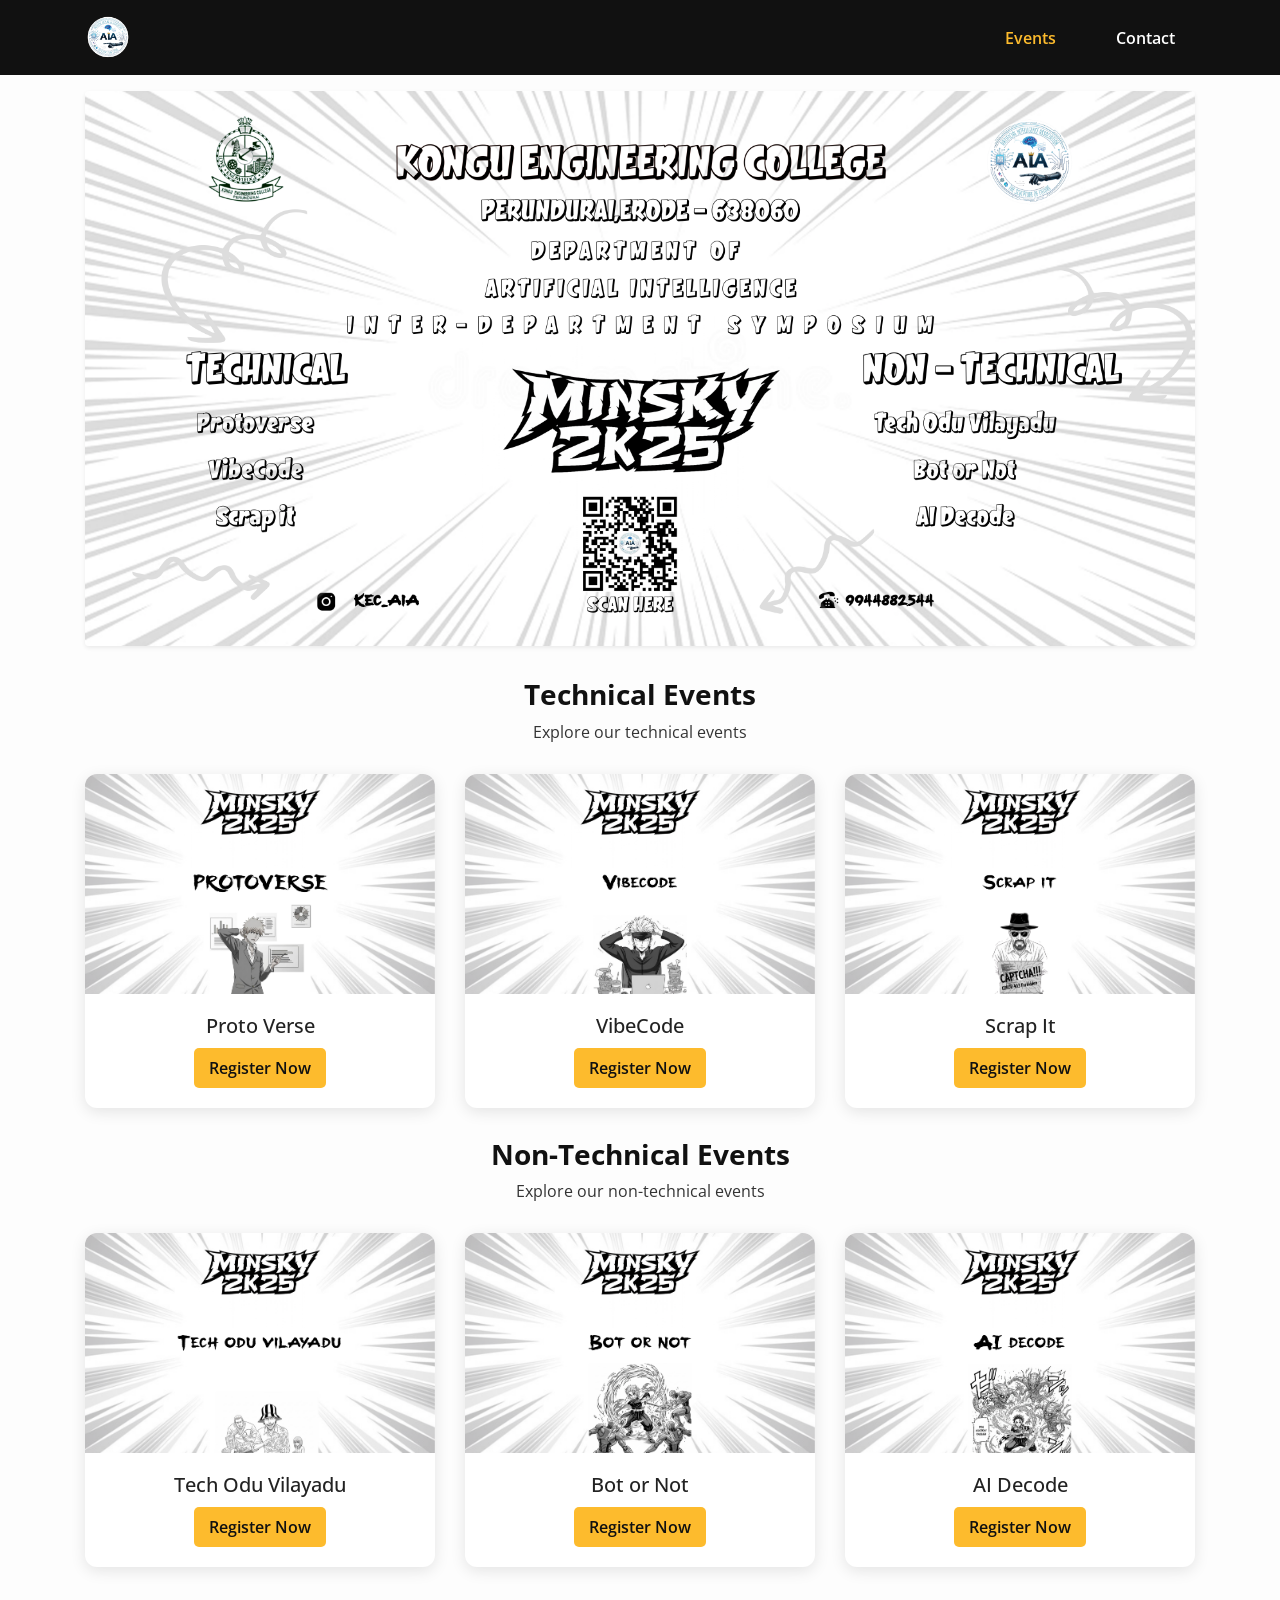
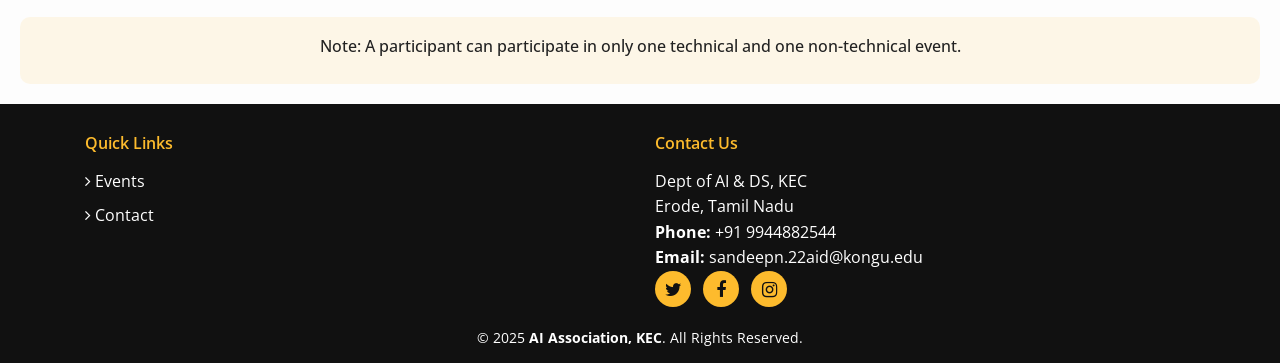
<file: inter-events.html>
<!DOCTYPE html>
<html lang="en">

<head>
  <meta charset="utf-8">
  <title>Inter Department Events - AI Association</title>
  <meta content="width=device-width, initial-scale=1.0" name="viewport">
  <meta content="AI Association, Inter Event, AIA, Kongu Engineering College" name="keywords">
  <meta content="Inter Department Events by Artificial Intelligence Association, KEC" name="description">

  <!-- Favicons -->
  <link href="img/Asset 7.png" rel="icon">
  <link href="img/Asset 7.png" rel="apple-touch-icon">

  <!-- Google Fonts -->
  <link href="https://fonts.googleapis.com/css?family=Open+Sans:300,400,600,700|Raleway:400,500,700" rel="stylesheet">

  <!-- Bootstrap CSS -->
  <link href="lib/bootstrap/css/bootstrap.min.css" rel="stylesheet">

  <!-- Libraries CSS -->
  <link href="lib/font-awesome/css/font-awesome.min.css" rel="stylesheet">
  <link href="lib/animate/animate.min.css" rel="stylesheet">

  <!-- Custom CSS -->
  <link href="css/intra-style.css" rel="stylesheet">
</head>


<body>

  <!--==========================
    Header (Simplified Navbar - Left aligned)
  ============================-->
  <header id="header">
    <div class="container d-flex justify-content-between align-items-center">
      
      <!-- Logo -->
      <div id="logo">
        <a href="index.html">
          <img src="img/Asset 7.png" alt="AI Association Logo">
        </a>
      </div>
  
      <!-- Navigation -->
      <nav id="nav-menu-container">
        <ul class="nav-menu d-flex">
          <li class="menu-active"><a href="#intra">Events</a></li>
          <li><a href="#footer">Contact</a></li>
          <!-- <li><a href="#about">About</a></li> -->

        </ul>
      </nav>
  
    </div>
  </header>
  
  <!--==========================
    Hero Section
  ============================-->

<!-- Poster Section -->
<section id="poster" class="text-center p-3">
  <div class="container">
    <img src="img/Minsky_banner'25.png" alt="Conclave Poster"
      class="img-fluid rounded shadow-sm mb-3">
  </div>
</section>

<!-- Technical Events Section -->
<section id="intra" class="wow fadeInUp">
  <div class="container">
    <div class="section-header">
      <h2>Technical Events</h2>
      <p>Explore our technical events</p>   
    </div>
        <div class="row">

          <!-- Event 1 -->
          <div class="col-lg-4 col-md-6">
            <div class="speaker">
              <img src="img/promptverse.png" alt="Project Presentation" class="img-fluid">
              <div class="details">
                <h3>Proto Verse</h3>
                <a target="_blank" href="https://forms.gle/nisrZM82K9kcSPdW8" class="btn-register">Register Now</a>
              </div>
            </div>
          </div>

          <!-- Event 2 -->
          <div class="col-lg-4 col-md-6">
            <div class="speaker">
              <img src="img/vibecode.png" alt="Coding" class="img-fluid">
              <div class="details">
                <h3>VibeCode</h3>
                <a target="_blank" href="https://forms.gle/FqvaVpF3UvqPJfoe9" class="btn-register">Register Now</a>
              </div>
            </div>
          </div>

          <!-- Event 3 -->
          <div class="col-lg-4 col-md-6">
            <div class="speaker">
              <img src="img/scrapit.png" alt="Prompt Dash" class="img-fluid">
              <div class="details">
                <h3>Scrap It</h3>
                <a target="_blank" href="https://forms.gle/F9p3ehi77xi61K4o6" class="btn-register">Register Now</a>
              </div>
            </div>
          </div>
          <!-- <div class="col-lg-3 col-md-10">
            <div class="speaker">
              <img src="img/n-sights.png" alt="N-sights" class="img-fluid">
              <div class="details">
                <h3>N-Sights</h3>
                <a target="_blank" href="https://forms.gle/DZkGUnzRXwNr9cRP6" class="btn-register">Register Now</a>
              </div>
            </div>
          </div> -->

        </div>

        <!--==========================
          Non-Technical Events
        ============================-->
        <div class="section-header">
          <h2>Non-Technical Events</h2>
          <p>Explore our non-technical events</p>
        </div>
        <div class="row">

          <!-- Event 4 -->
          <div class="col-lg-4 col-md-6">
            <div class="speaker">
              <img src="img/techoduvilayadu.png" alt="Oru Kadha Sollata" class="img-fluid">
              <div class="details">
                <h3>Tech Odu Vilayadu</h3>
                <a target="_blank" href="https://forms.gle/eCxQKAm2FxvXHCb6A" class="btn-register">Register Now</a>
              </div>
            </div>
          </div>

          <!-- Event 5 -->
          <div class="col-lg-4 col-md-6">
            <div class="speaker">
              <img src="img/botornot.png" alt="Deptflix" class="img-fluid">
              <div class="details">
                <h3>Bot or Not</h3>
                <a target="_blank" href="https://forms.gle/9wpkomN2MRzma4NN9" class="btn-register">Register Now</a>
              </div>
            </div>
          </div>

          <!-- Event 6 -->
          <div class="col-lg-4 col-md-6">
            <div class="speaker">
              <img src="img/aidecode.png" alt="Sing it R Drink it" class="img-fluid">
              <div class="details">
                <h3>AI Decode</h3>
                <a target="_blank" href="https://forms.gle/VUcPE879KdxcQAAA8" class="btn-register">Register Now</a>
              </div>
            </div>
          </div>

        </div>
      </div>
    </section>

    <!--==========================
      Rules Note
    ============================-->
    <div class="text-center wow fadeInUp note">
      <h4>Note: A participant can participate in only one technical and one non-technical event.</h4>
    </div>

  </main>

  <!--==========================
    Footer (Clean & Neat Contact Section)
  ============================-->
  <section id="footer">
    <div class="footer-top">
      <div class="container">
        <div class="row">

          <div class="col-lg-6 col-md-6 footer-links">
            <h4>Quick Links</h4>
            <ul>
              <li><i class="fa fa-angle-right"></i> <a href="#intra">Events</a></li>
              <li><i class="fa fa-angle-right"></i> <a href="#footer">Contact</a></li>
            </ul>
          </div>

          <div class="col-lg-6 col-md-6 footer-contact">
            <h4>Contact Us</h4>
            <p>
              Dept of AI & DS, KEC<br>
              Erode, Tamil Nadu<br>
              <strong>Phone:</strong> +91 9944882544<br>
              <strong>Email:</strong> sandeepn.22aid@kongu.edu<br>
            </p>
            <div class="social-links">
              <a href="#" class="twitter"><i class="fa fa-twitter"></i></a>
              <a href="#" class="facebook"><i class="fa fa-facebook"></i></a>
              <a href="https://www.instagram.com/kec_aia" class="instagram"><i class="fa fa-instagram"></i></a>
            </div>
          </div>

        </div>
      </div>
    </div>
    <div class="container text-center">
      <div class="copyright">
        &copy; 2025 <strong>AI Association, KEC</strong>. All Rights Reserved.
      </div>
    </div>
  </section>

  <!-- JavaScript -->
  <script src="lib/jquery/jquery.min.js"></script>
  <script src="lib/bootstrap/js/bootstrap.bundle.min.js"></script>
  <script src="lib/wow/wow.min.js"></script>
  <script src="js/main.js"></script>

</body>
</html>
</file>
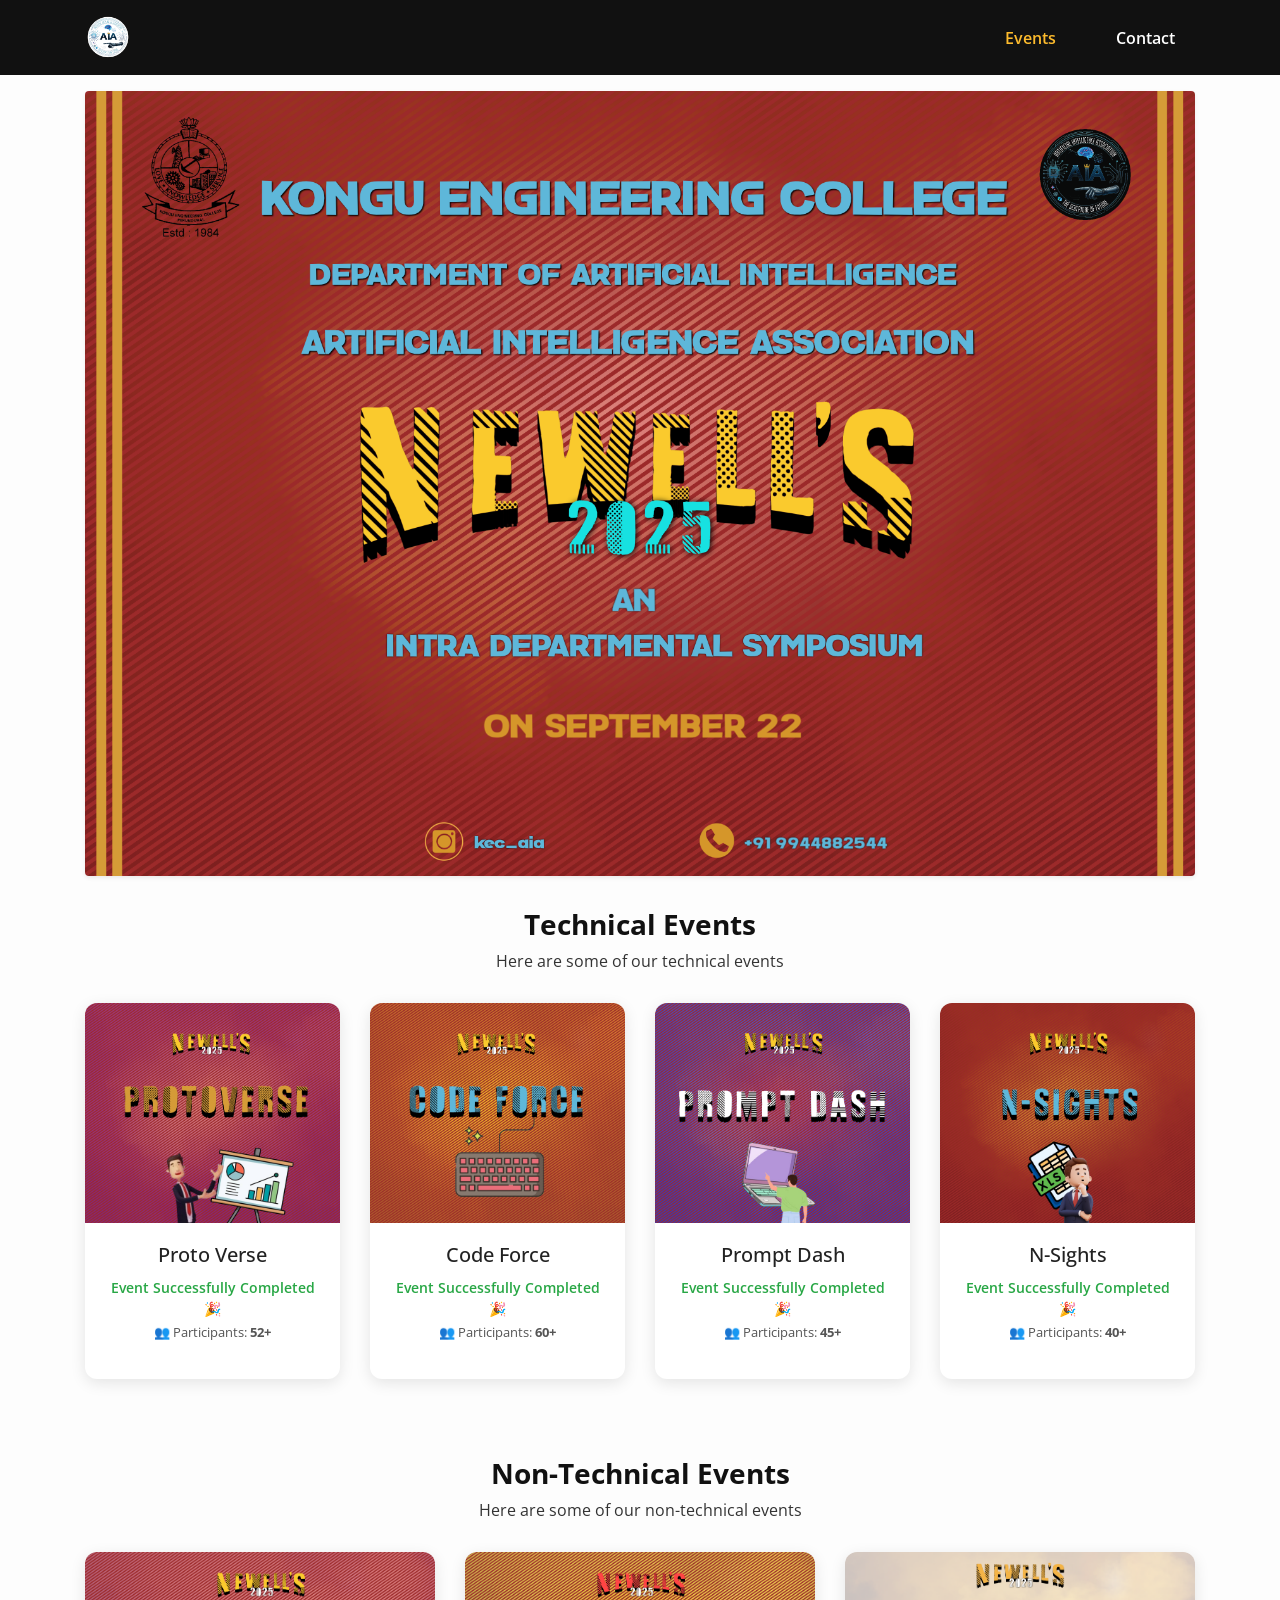
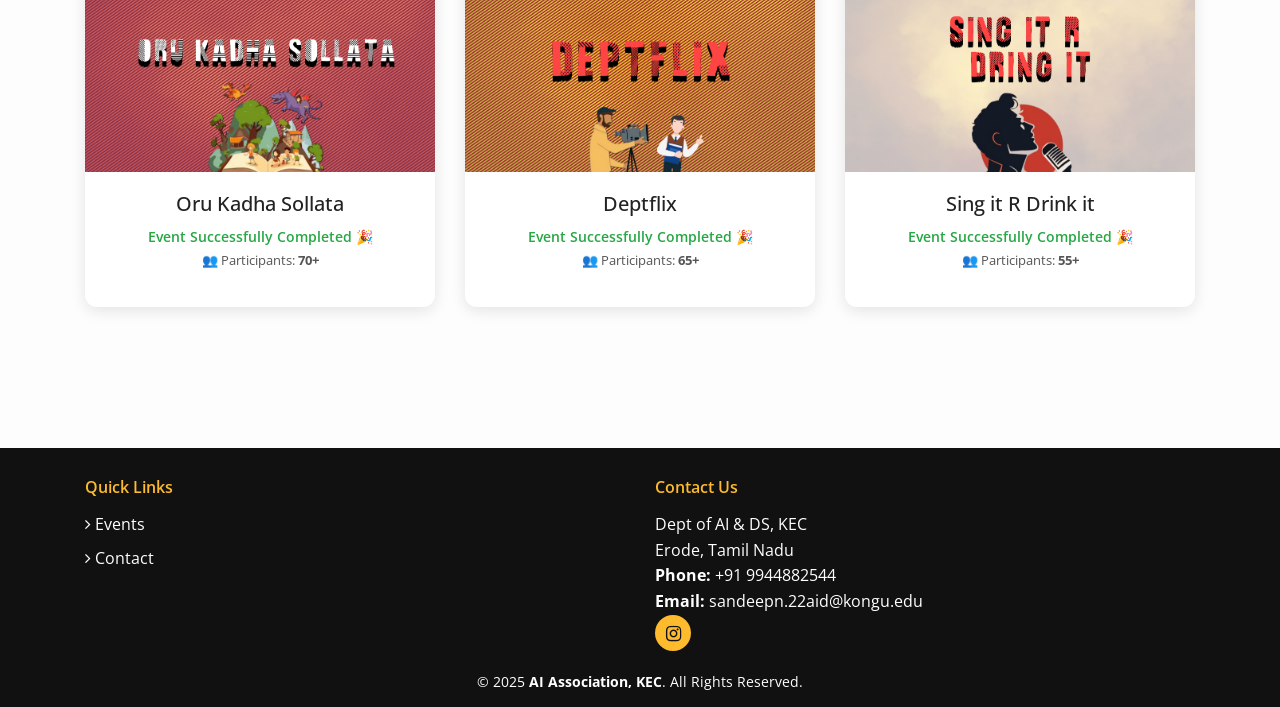
<file: intra-events.html>
<!DOCTYPE html>
<html lang="en">

<head>
  <meta charset="utf-8">
  <title>Intra Department Events - AI Association</title>
  <meta content="width=device-width, initial-scale=1.0" name="viewport">
  <meta content="AI Association, Inter Event, AIA, Kongu Engineering College" name="keywords">
  <meta content="Inter Department Events by Artificial Intelligence Association, KEC" name="description">

  <!-- Favicons -->
  <link href="img/Asset 7.png" rel="icon">
  <link href="img/Asset 7.png" rel="apple-touch-icon">

  <!-- Google Fonts -->
  <link href="https://fonts.googleapis.com/css?family=Open+Sans:300,400,600,700|Raleway:400,500,700" rel="stylesheet">

  <!-- Bootstrap CSS -->
  <link href="lib/bootstrap/css/bootstrap.min.css" rel="stylesheet">

  <!-- Libraries CSS -->
  <link href="lib/font-awesome/css/font-awesome.min.css" rel="stylesheet">
  <link href="lib/animate/animate.min.css" rel="stylesheet">

  <!-- Custom CSS -->
  <link href="css/intra-style.css" rel="stylesheet">

  <!-- Extra Styling for Completed Events -->

</head>

<body>

  <!--==========================
    Header
  ============================-->
  <header id="header">
    <div class="container d-flex justify-content-between align-items-center">
      <div id="logo">
        <a href="index.html">
          <img src="img/Asset 7.png" alt="AI Association Logo">
        </a>
      </div>

      <nav id="nav-menu-container">
        <ul class="nav-menu d-flex">
          <li class="menu-active"><a href="#intra">Events</a></li>
          <li><a href="#footer">Contact</a></li>
        </ul>
      </nav>
    </div>
  </header>

  <!--==========================
    Poster Section
  ============================-->
  <section id="poster" class="text-center p-3">
    <div class="container">
      <img src="img/Newells Poster [1D26E61].png" alt="Conclave Poster"
        class="img-fluid rounded shadow-sm mb-3">
    </div>
  </section>

  <!--==========================
    Technical Events
  ============================-->
  <section id="intra" class="wow fadeInUp">
    <div class="container">
      <div class="section-header">
        <h2>Technical Events</h2>
        <p>Here are some of our technical events</p>
      </div>

      <div class="row">

        <!-- Proto Verse -->
        <div class="col-lg-3 col-md-6">
          <div class="speaker">
            <img src="img/protoverse.png" class="img-fluid">
            <div class="details">
              <h3>Proto Verse</h3>
              <div class="event-status">
                <p class="completed">Event Successfully Completed 🎉</p>
                <p class="participants">👥 Participants: <strong>52+</strong></p>
              </div>
            </div>
          </div>
        </div>

        <!-- Code Force -->
        <div class="col-lg-3 col-md-6">
          <div class="speaker">
            <img src="img/codeforce.png" class="img-fluid">
            <div class="details">
              <h3>Code Force</h3>
              <div class="event-status">
                <p class="completed">Event Successfully Completed 🎉</p>
                <p class="participants">👥 Participants: <strong>60+</strong></p>
              </div>
            </div>
          </div>
        </div>

        <!-- Prompt Dash -->
        <div class="col-lg-3 col-md-6">
          <div class="speaker">
            <img src="img/promptdash.png" class="img-fluid">
            <div class="details">
              <h3>Prompt Dash</h3>
              <div class="event-status">
                <p class="completed">Event Successfully Completed 🎉</p>
                <p class="participants">👥 Participants: <strong>45+</strong></p>
              </div>
            </div>
          </div>
        </div>

        <!-- N-Sights -->
        <div class="col-lg-3 col-md-6">
          <div class="speaker">
            <img src="img/n-sights.png" class="img-fluid">
            <div class="details">
              <h3>N-Sights</h3>
              <div class="event-status">
                <p class="completed">Event Successfully Completed 🎉</p>
                <p class="participants">👥 Participants: <strong>40+</strong></p>
              </div>
            </div>
          </div>
        </div>

      </div>

      <!--==========================
        Non-Technical Events
      ============================-->
      <div class="section-header mt-5">
        <h2>Non-Technical Events</h2>
        <p>Here are some of our non-technical events</p>
      </div>

      <div class="row">

        <!-- Oru Kadha Sollata -->
        <div class="col-lg-4 col-md-6">
          <div class="speaker">
            <img src="img/kathasolata.png" class="img-fluid">
            <div class="details">
              <h3>Oru Kadha Sollata</h3>
              <div class="event-status">
                <p class="completed">Event Successfully Completed 🎉</p>
                <p class="participants">👥 Participants: <strong>70+</strong></p>
              </div>
            </div>
          </div>
        </div>

        <!-- Deptflix -->
        <div class="col-lg-4 col-md-6">
          <div class="speaker">
            <img src="img/Deptflix.png" class="img-fluid">
            <div class="details">
              <h3>Deptflix</h3>
              <div class="event-status">
                <p class="completed">Event Successfully Completed 🎉</p>
                <p class="participants">👥 Participants: <strong>65+</strong></p>
              </div>
            </div>
          </div>
        </div>

        <!-- Sing it R Drink it -->
        <div class="col-lg-4 col-md-6">
          <div class="speaker">
            <img src="img/drinkit.png" class="img-fluid">
            <div class="details">
              <h3>Sing it R Drink it</h3>
              <div class="event-status">
                <p class="completed">Event Successfully Completed 🎉</p>
                <p class="participants">👥 Participants: <strong>55+</strong></p>
              </div>
            </div>
          </div>
        </div>

      </div>
    </div>
  </section>

  <!--==========================
    Note
  ============================-->
  <div class="text-center wow fadeInUp note mt-4">
    <h4>Thank you for your enthusiastic participation 🙏</h4>
  </div>

  <!--==========================
    Footer
  ============================-->
  <section id="footer">
    <div class="footer-top">
      <div class="container">
        <div class="row">

          <div class="col-lg-6 footer-links">
            <h4>Quick Links</h4>
            <ul>
              <li><i class="fa fa-angle-right"></i> <a href="#intra">Events</a></li>
              <li><i class="fa fa-angle-right"></i> <a href="#footer">Contact</a></li>
            </ul>
          </div>

          <div class="col-lg-6 footer-contact">
            <h4>Contact Us</h4>
            <p>
              Dept of AI & DS, KEC<br>
              Erode, Tamil Nadu<br>
              <strong>Phone:</strong> +91 9944882544<br>
              <strong>Email:</strong> sandeepn.22aid@kongu.edu<br>
            </p>
            <div class="social-links">
              <a href="https://www.instagram.com/kec_ai_association" class="instagram">
                <i class="fa fa-instagram"></i>
              </a>
            </div>
          </div>

        </div>
      </div>
    </div>

    <div class="container text-center">
      <div class="copyright">
        &copy; 2025 <strong>AI Association, KEC</strong>. All Rights Reserved.
      </div>
    </div>
  </section>

  <!-- JS -->
  <script src="lib/jquery/jquery.min.js"></script>
  <script src="lib/bootstrap/js/bootstrap.bundle.min.js"></script>
  <script src="lib/wow/wow.min.js"></script>
  <script src="js/main.js"></script>

</body>
</html>
</file>
<file: css/intra-style.css>
/* General Reset */
/* Enable smooth scrolling for anchor links */
html {
  scroll-behavior: smooth;
}

body {
  font-family: 'Open Sans', sans-serif;
  color: #333;
  margin: 0;
  padding: 0;
  background: #fdfdfd;
}

/* Navbar */
#header {
  background: #111;
  padding: 15px 0;
}

#header .container {
  display: flex;
  justify-content: space-between; /* logo left, menu right */
  align-items: center;
}

#header #logo img {
  max-height: 45px;
}

#header .nav-menu {
  margin: 0;
  padding: 0;
  list-style: none;
  display: flex;
}

#header .nav-menu li {
  margin-left: 20px; /* spacing between Events & Contact */
}

#header .nav-menu li a {
  color: #fff;
  padding: 10px 20px;
  font-weight: 600;
}

#header .nav-menu li a:hover,
#header .nav-menu .menu-active > a {
  color: #fdbb2d;
}


/* Intro Section */
#intro {
  height: 300px;
  background: linear-gradient(135deg, #1a2a6c, #b21f1f, #fdbb2d);
  display: flex;
  align-items: center;
  justify-content: center;
  text-align: center;
  color: white;
}

#intro h1 {
  font-size: 40px;
  font-weight: 700;
}

#intro p {
  font-size: 18px;
  margin-top: 10px;
}

/* Event Cards */
.speaker {
  background: #fff;
  border-radius: 12px;
  overflow: hidden;
  margin-bottom: 30px;
  box-shadow: 0px 4px 15px rgba(0, 0, 0, 0.1);
  transition: transform 0.3s;
}

.speaker:hover {
  transform: translateY(-8px);
}

.speaker img {
  width: 100%;
  height: 220px;
  object-fit: cover;
}

.speaker .details {
  padding: 20px;
  text-align: center;
}

.speaker h3 {
  font-size: 20px;
  margin-bottom: 10px;
  color: #222;
}

.btn-register {
  display: inline-block;
  padding: 8px 15px;
  background: #fdbb2d;
  color: #111;
  border-radius: 5px;
  font-weight: 600;
  transition: background 0.3s;
  text-decoration: none;
}

.btn-register:hover {
  background: #b21f1f;
  color: #fff;
}

/* Section Header */
.section-header {
  text-align: center;
  margin-bottom: 30px;
}

.section-header h2 {
  font-size: 28px;
  font-weight: bold;
  color: #111;
}

/* Rules Note */
.note {
  padding: 20px;
  background: rgba(253, 187, 45, 0.1);
  margin: 20px;
  border-radius: 10px;
}

.note h4 {
  font-size: 16px;
  color: #222;
}

/* Footer */
#footer {
  background: #111;
  color: #fff;
  padding: 30px 0 15px;
  margin-top: 20px;
}

#footer .footer-top {
  display: flex;
  justify-content: space-between; /* evenly spaced */
  flex-wrap: wrap;
  text-align: left;
  margin-bottom: 20px;
}

#footer h4 {
  font-size: 16px;
  margin-bottom: 15px;
  font-weight: 600;
  color: #fdbb2d;
}

#footer ul {
  list-style: none;
  padding: 0;
}

#footer ul li {
  margin-bottom: 10px;
}

#footer ul li a {
  color: #fff;
  text-decoration: none;
  transition: 0.3s;
}

#footer ul li a:hover {
  color: #fdbb2d;
}

#footer .footer-contact p {
  margin: 0;
  line-height: 1.6;
}

#footer .social-links a {
  font-size: 18px;
  display: inline-block;
  background: #fdbb2d;
  color: #111;
  line-height: 36px;
  width: 36px;
  height: 36px;
  text-align: center;
  border-radius: 50%;
  margin-right: 8px;
  transition: 0.3s;
}

#footer .social-links a:hover {
  background: #b21f1f;
  color: #fff;
}

#footer .copyright {
  text-align: center;
  margin-top: 10px;
  font-size: 14px;
}
.event-status {
  margin-top: 10px;
  text-align: center;
}

.event-status .completed {
  font-size: 14px;
  font-weight: 600;
  color: #28a745;
  margin-bottom: 4px;
}

.event-status .participants {
  font-size: 13px;
  color: #555;
}
.event-date {
  display: inline-block;
  margin-top: 6px;
  padding: 6px 12px;
  font-size: 13px;
  font-weight: 600;
  color: #155724;
  background: #e6f4ea;
  border-left: 4px solid #28a745;
  border-radius: 4px;
}

.event-date i {
  margin-right: 6px;
  color: #28a745;
}
</file>
